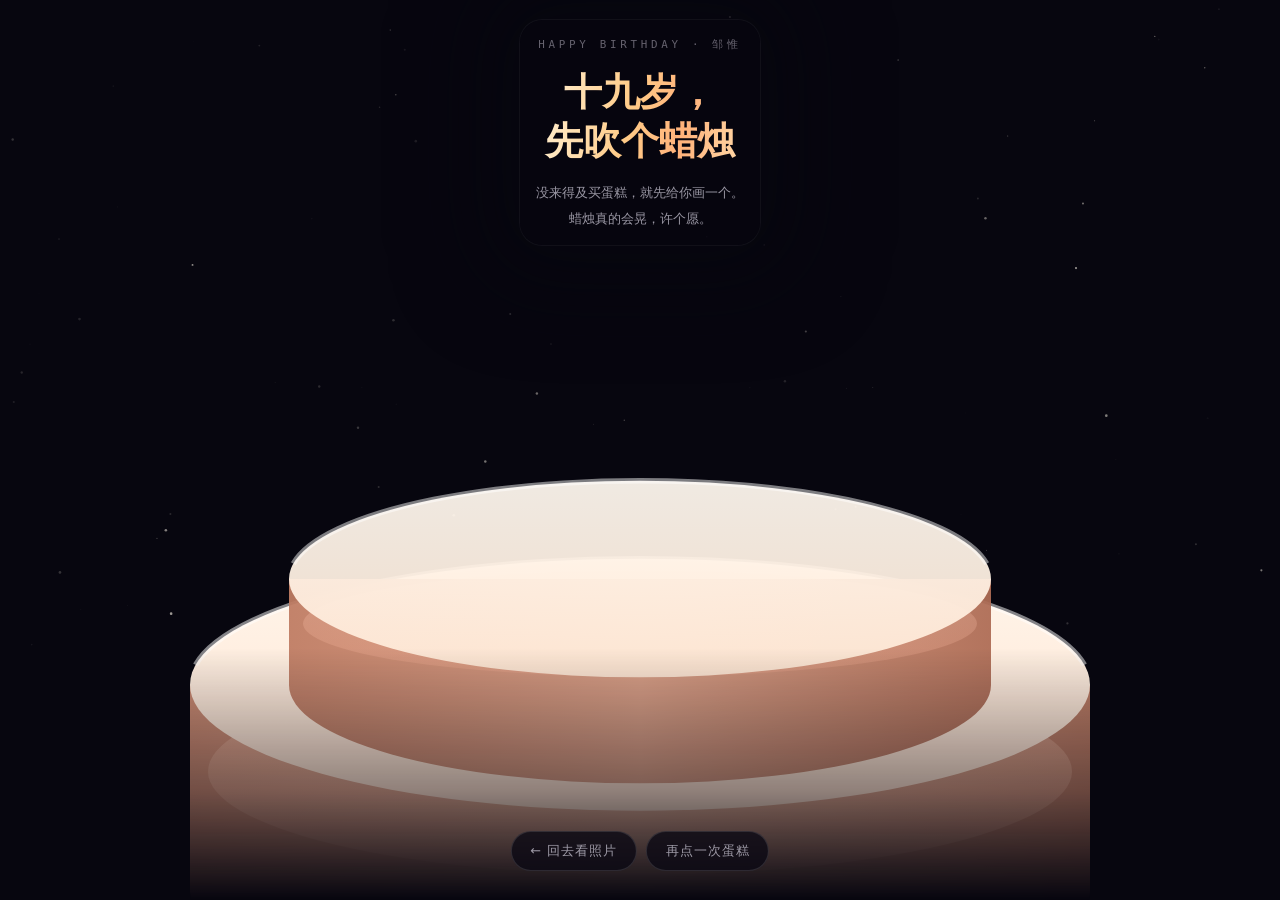
<file: birthday-zouwei/cake.html>
<!DOCTYPE html>
<html lang="zh-CN">
<head>
<meta charset="UTF-8">
<meta name="viewport" content="width=device-width, initial-scale=1">
<meta name="theme-color" content="#07060f">
<meta name="color-scheme" content="dark">
<title>生日蛋糕 · 邹惟 19 岁</title>
<link rel="stylesheet" href="assets/site.css">
</head>
<body class="is-cake">
<canvas id="sky" aria-hidden="true"></canvas>
<div class="wrap">
<main class="cake-page">
  <div class="cake-page__text">
    <p class="cake-page__kicker">HAPPY BIRTHDAY · 邹惟</p>
    <h1 class="cake-page__title">十九岁，<br>先吹个蜡烛</h1>
    <p class="cake-page__sub">没来得及买蛋糕，就先给你画一个。<br>蜡烛真的会晃，许个愿。</p>
    <div class="cake-page__acts">
      <a class="btn cake-btn" href="index.html">← 回去看照片</a>
      <button class="btn cake-btn" id="again-btn" type="button">再点一次蛋糕</button>
    </div>
  </div>
</main>
<canvas id="cake" class="cake-canvas" aria-label="生日蛋糕" role="img"></canvas>
</div>
<script src="assets/cake.js"></script>
</body>
</html>
</file>
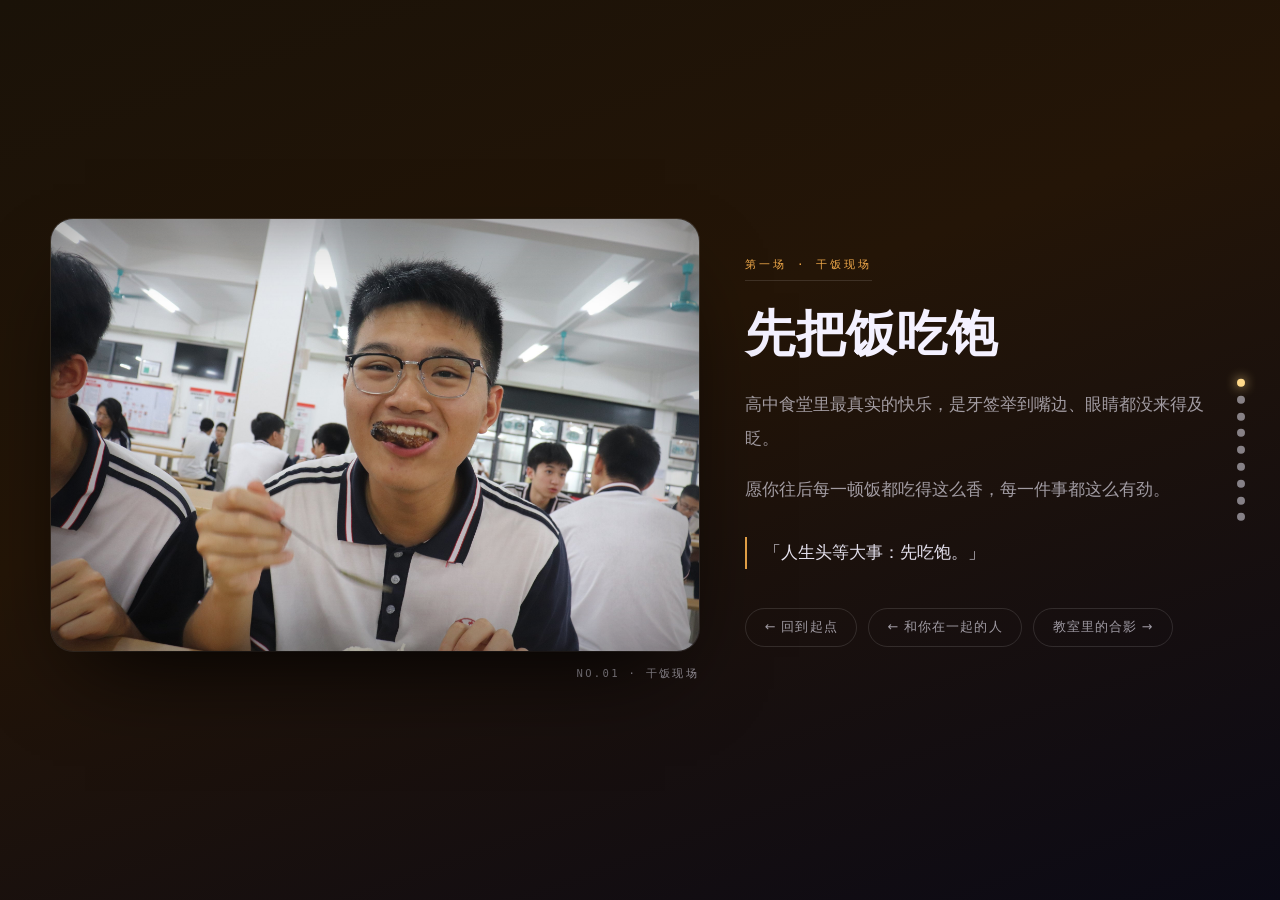
<file: birthday-zouwei/canteen.html>
<!DOCTYPE html>
<html lang="zh-CN">
<head>
<meta charset="UTF-8">
<meta name="viewport" content="width=device-width, initial-scale=1">
<meta name="theme-color" content="#07060f">
<meta name="color-scheme" content="dark">
<title>先把饭吃饱 · 邹惟 19 岁</title>
<link rel="stylesheet" href="assets/site.css">
</head>
<body class="is-scene">
<canvas id="sky" aria-hidden="true"></canvas>
<div class="wrap">
<main class="scene" style="--accent: #f0a94a; --accent2: #ff7a45; --glow: rgba(240, 169, 74, .45); --veil: linear-gradient(160deg, #1a1208 0%, #241507 42%, #0b0a16 100%)">
  <figure class="scene__photo">
    <span class="scene__halo" aria-hidden="true"></span>
    <div class="scene__frame">
      <img src="assets/photos/photo-canteen.jpg" alt="干饭现场 · 邹惟">
    </div>
    <figcaption>NO.01 · 干饭现场</figcaption>
  </figure>

  <section class="scene__text">
    <span class="scene__kicker">第一场 · 干饭现场</span>
    <h2 class="scene__title">先把饭吃饱</h2>
    <div class="scene__body">
        <p>高中食堂里最真实的快乐，是牙签举到嘴边、眼睛都没来得及眨。</p>
        <p>愿你往后每一顿饭都吃得这么香，每一件事都这么有劲。</p>
    </div>
    <blockquote class="scene__quote">「人生头等大事：先吃饱。」</blockquote>

    <nav class="scene__nav">
      <a class="btn" href="index.html">← 回到起点</a>
      <a class="btn" href="couple.html">← 和你在一起的人</a>
      <a class="btn" href="classmates.html">教室里的合影 →</a>
    </nav>
  </section>
</main>

<nav class="scene__pager" aria-label="照片切换">
      <a class="dot is-on" href="canteen.html" title="干饭现场"></a>
      <a class="dot" href="classmates.html" title="教室里的合影"></a>
      <a class="dot" href="classroom.html" title="课间的教室"></a>
      <a class="dot" href="selfie.html" title="你拍我干嘛"></a>
      <a class="dot" href="shower.html" title="刚洗完头"></a>
      <a class="dot" href="hat.html" title="山路上的一天"></a>
      <a class="dot" href="gaokao.html" title="高考倒计时 69"></a>
      <a class="dot" href="father.html" title="你爸和同学"></a>
      <a class="dot" href="couple.html" title="和你在一起的人"></a>
</nav>
</div>
<script src="assets/sky.js"></script>
</body>
</html>
</file>
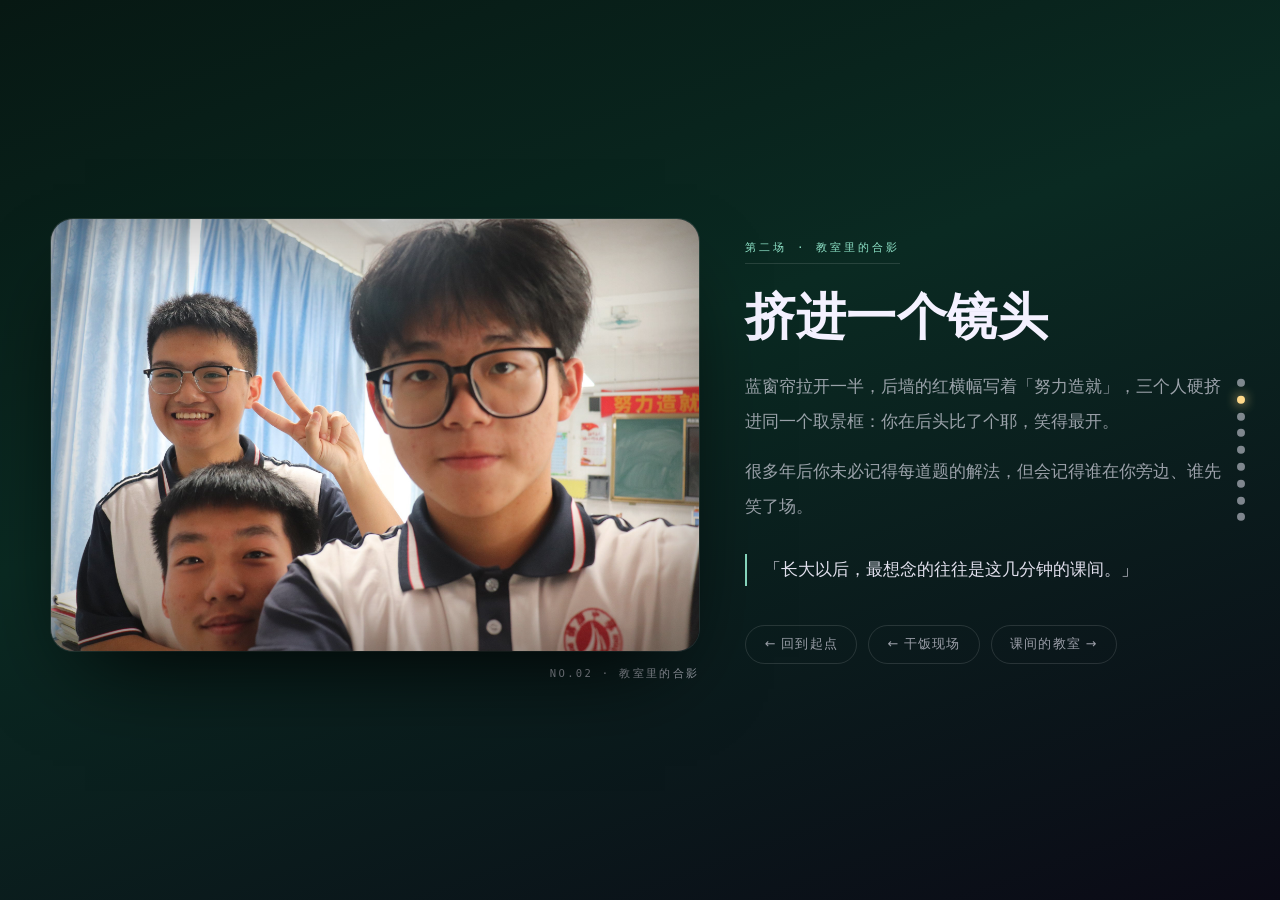
<file: birthday-zouwei/classmates.html>
<!DOCTYPE html>
<html lang="zh-CN">
<head>
<meta charset="UTF-8">
<meta name="viewport" content="width=device-width, initial-scale=1">
<meta name="theme-color" content="#07060f">
<meta name="color-scheme" content="dark">
<title>挤进一个镜头 · 邹惟 19 岁</title>
<link rel="stylesheet" href="assets/site.css">
</head>
<body class="is-scene">
<canvas id="sky" aria-hidden="true"></canvas>
<div class="wrap">
<main class="scene" style="--accent: #8fe3c8; --accent2: #4fc3a1; --glow: rgba(143, 227, 200, .4); --veil: linear-gradient(160deg, #071813 0%, #0a2a22 42%, #0b0a16 100%)">
  <figure class="scene__photo">
    <span class="scene__halo" aria-hidden="true"></span>
    <div class="scene__frame">
      <img src="assets/photos/photo-classmates.jpg" alt="教室里的合影 · 邹惟">
    </div>
    <figcaption>NO.02 · 教室里的合影</figcaption>
  </figure>

  <section class="scene__text">
    <span class="scene__kicker">第二场 · 教室里的合影</span>
    <h2 class="scene__title">挤进一个镜头</h2>
    <div class="scene__body">
        <p>蓝窗帘拉开一半，后墙的红横幅写着「努力造就」，三个人硬挤进同一个取景框：你在后头比了个耶，笑得最开。</p>
        <p>很多年后你未必记得每道题的解法，但会记得谁在你旁边、谁先笑了场。</p>
    </div>
    <blockquote class="scene__quote">「长大以后，最想念的往往是这几分钟的课间。」</blockquote>

    <nav class="scene__nav">
      <a class="btn" href="index.html">← 回到起点</a>
      <a class="btn" href="canteen.html">← 干饭现场</a>
      <a class="btn" href="classroom.html">课间的教室 →</a>
    </nav>
  </section>
</main>

<nav class="scene__pager" aria-label="照片切换">
      <a class="dot" href="canteen.html" title="干饭现场"></a>
      <a class="dot is-on" href="classmates.html" title="教室里的合影"></a>
      <a class="dot" href="classroom.html" title="课间的教室"></a>
      <a class="dot" href="selfie.html" title="你拍我干嘛"></a>
      <a class="dot" href="shower.html" title="刚洗完头"></a>
      <a class="dot" href="hat.html" title="山路上的一天"></a>
      <a class="dot" href="gaokao.html" title="高考倒计时 69"></a>
      <a class="dot" href="father.html" title="你爸和同学"></a>
      <a class="dot" href="couple.html" title="和你在一起的人"></a>
</nav>
</div>
<script src="assets/sky.js"></script>
</body>
</html>
</file>
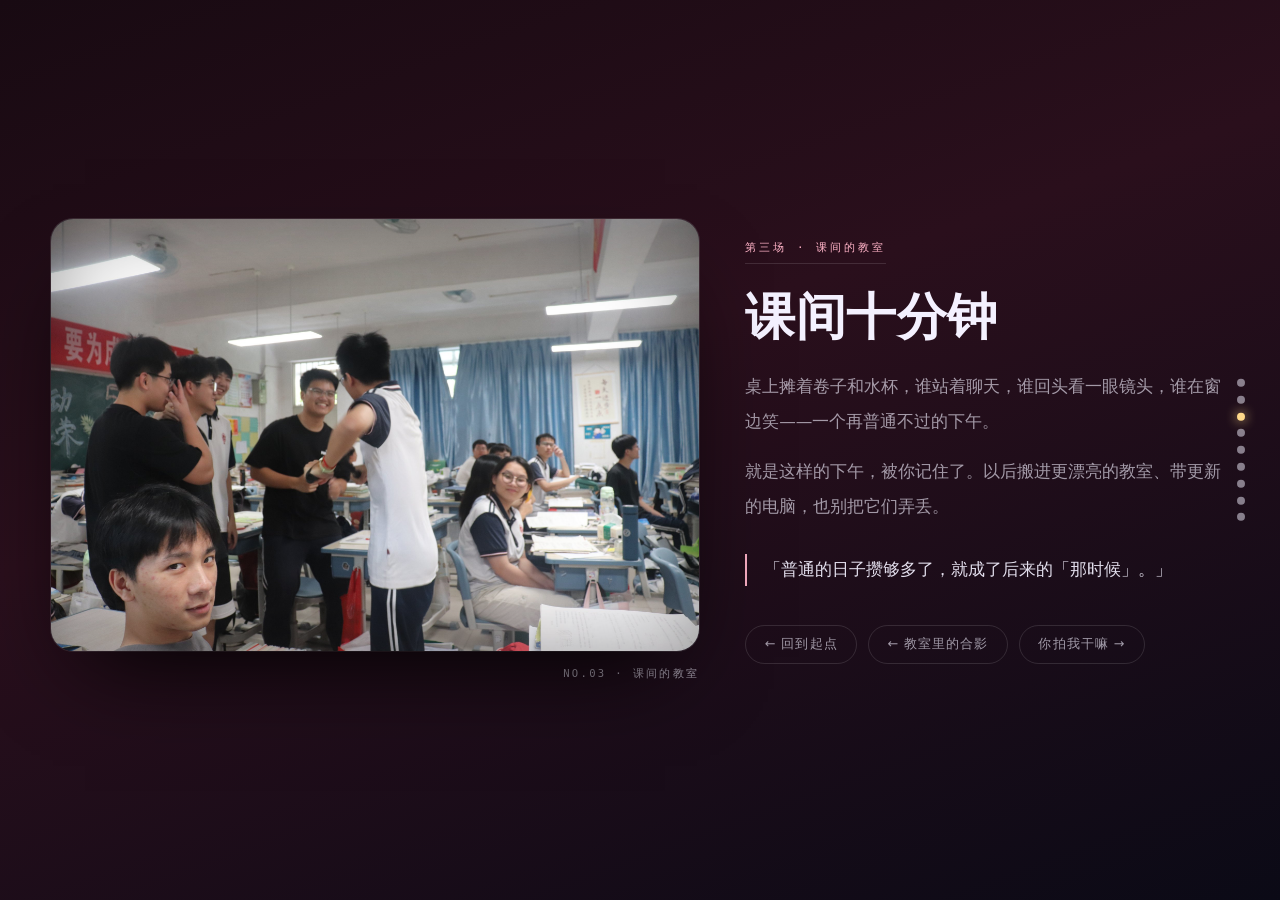
<file: birthday-zouwei/classroom.html>
<!DOCTYPE html>
<html lang="zh-CN">
<head>
<meta charset="UTF-8">
<meta name="viewport" content="width=device-width, initial-scale=1">
<meta name="theme-color" content="#07060f">
<meta name="color-scheme" content="dark">
<title>课间十分钟 · 邹惟 19 岁</title>
<link rel="stylesheet" href="assets/site.css">
</head>
<body class="is-scene">
<canvas id="sky" aria-hidden="true"></canvas>
<div class="wrap">
<main class="scene" style="--accent: #ffb3c7; --accent2: #ff7f9e; --glow: rgba(255, 179, 199, .38); --veil: linear-gradient(160deg, #180a12 0%, #2a0f1c 42%, #0b0a16 100%)">
  <figure class="scene__photo">
    <span class="scene__halo" aria-hidden="true"></span>
    <div class="scene__frame">
      <img src="assets/photos/photo-classroom.jpg" alt="课间的教室 · 邹惟">
    </div>
    <figcaption>NO.03 · 课间的教室</figcaption>
  </figure>

  <section class="scene__text">
    <span class="scene__kicker">第三场 · 课间的教室</span>
    <h2 class="scene__title">课间十分钟</h2>
    <div class="scene__body">
        <p>桌上摊着卷子和水杯，谁站着聊天，谁回头看一眼镜头，谁在窗边笑——一个再普通不过的下午。</p>
        <p>就是这样的下午，被你记住了。以后搬进更漂亮的教室、带更新的电脑，也别把它们弄丢。</p>
    </div>
    <blockquote class="scene__quote">「普通的日子攒够多了，就成了后来的「那时候」。」</blockquote>

    <nav class="scene__nav">
      <a class="btn" href="index.html">← 回到起点</a>
      <a class="btn" href="classmates.html">← 教室里的合影</a>
      <a class="btn" href="selfie.html">你拍我干嘛 →</a>
    </nav>
  </section>
</main>

<nav class="scene__pager" aria-label="照片切换">
      <a class="dot" href="canteen.html" title="干饭现场"></a>
      <a class="dot" href="classmates.html" title="教室里的合影"></a>
      <a class="dot is-on" href="classroom.html" title="课间的教室"></a>
      <a class="dot" href="selfie.html" title="你拍我干嘛"></a>
      <a class="dot" href="shower.html" title="刚洗完头"></a>
      <a class="dot" href="hat.html" title="山路上的一天"></a>
      <a class="dot" href="gaokao.html" title="高考倒计时 69"></a>
      <a class="dot" href="father.html" title="你爸和同学"></a>
      <a class="dot" href="couple.html" title="和你在一起的人"></a>
</nav>
</div>
<script src="assets/sky.js"></script>
</body>
</html>
</file>
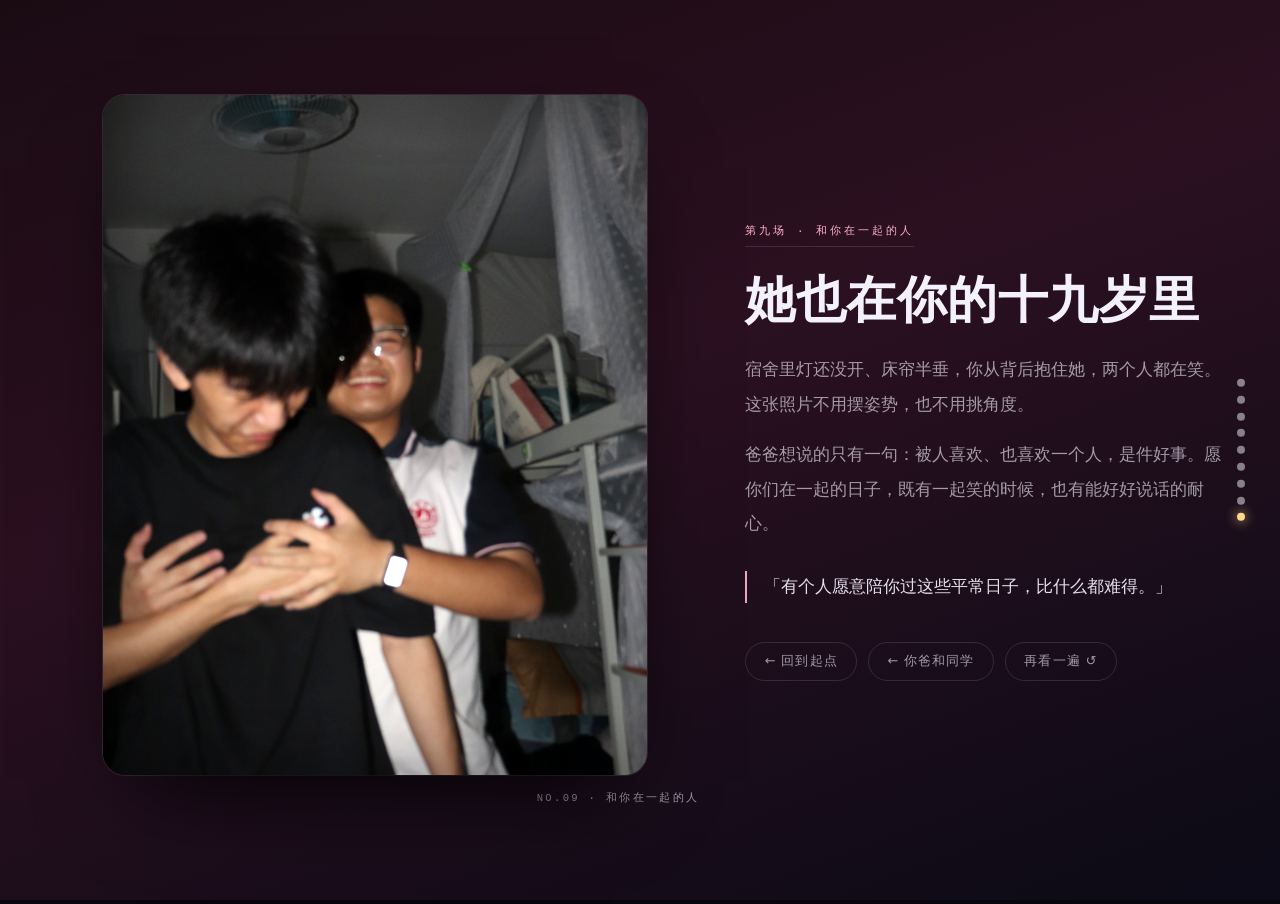
<file: birthday-zouwei/couple.html>
<!DOCTYPE html>
<html lang="zh-CN">
<head>
<meta charset="UTF-8">
<meta name="viewport" content="width=device-width, initial-scale=1">
<meta name="theme-color" content="#07060f">
<meta name="color-scheme" content="dark">
<title>她也在你的十九岁里 · 邹惟 19 岁</title>
<link rel="stylesheet" href="assets/site.css">
</head>
<body class="is-scene">
<canvas id="sky" aria-hidden="true"></canvas>
<div class="wrap">
<main class="scene" style="--accent: #ffb3c7; --accent2: #ff8fab; --glow: rgba(255, 179, 199, .4); --veil: linear-gradient(160deg, #1a0b13 0%, #2b1020 42%, #0b0a16 100%)">
  <figure class="scene__photo">
    <span class="scene__halo" aria-hidden="true"></span>
    <div class="scene__frame scene__frame--tall">
      <img src="assets/photos/photo-couple.jpg" alt="和你在一起的人 · 邹惟" style="filter: brightness(1.14) contrast(1.03)">
    </div>
    <figcaption>NO.09 · 和你在一起的人</figcaption>
  </figure>

  <section class="scene__text">
    <span class="scene__kicker">第九场 · 和你在一起的人</span>
    <h2 class="scene__title">她也在你的十九岁里</h2>
    <div class="scene__body">
        <p>宿舍里灯还没开、床帘半垂，你从背后抱住她，两个人都在笑。这张照片不用摆姿势，也不用挑角度。</p>
        <p>爸爸想说的只有一句：被人喜欢、也喜欢一个人，是件好事。愿你们在一起的日子，既有一起笑的时候，也有能好好说话的耐心。</p>
    </div>
    <blockquote class="scene__quote">「有个人愿意陪你过这些平常日子，比什么都难得。」</blockquote>

    <nav class="scene__nav">
      <a class="btn" href="index.html">← 回到起点</a>
      <a class="btn" href="father.html">← 你爸和同学</a>
      <a class="btn" href="canteen.html">再看一遍 ↺</a>
    </nav>
  </section>
</main>

<nav class="scene__pager" aria-label="照片切换">
      <a class="dot" href="canteen.html" title="干饭现场"></a>
      <a class="dot" href="classmates.html" title="教室里的合影"></a>
      <a class="dot" href="classroom.html" title="课间的教室"></a>
      <a class="dot" href="selfie.html" title="你拍我干嘛"></a>
      <a class="dot" href="shower.html" title="刚洗完头"></a>
      <a class="dot" href="hat.html" title="山路上的一天"></a>
      <a class="dot" href="gaokao.html" title="高考倒计时 69"></a>
      <a class="dot" href="father.html" title="你爸和同学"></a>
      <a class="dot is-on" href="couple.html" title="和你在一起的人"></a>
</nav>
</div>
<script src="assets/sky.js"></script>
</body>
</html>
</file>
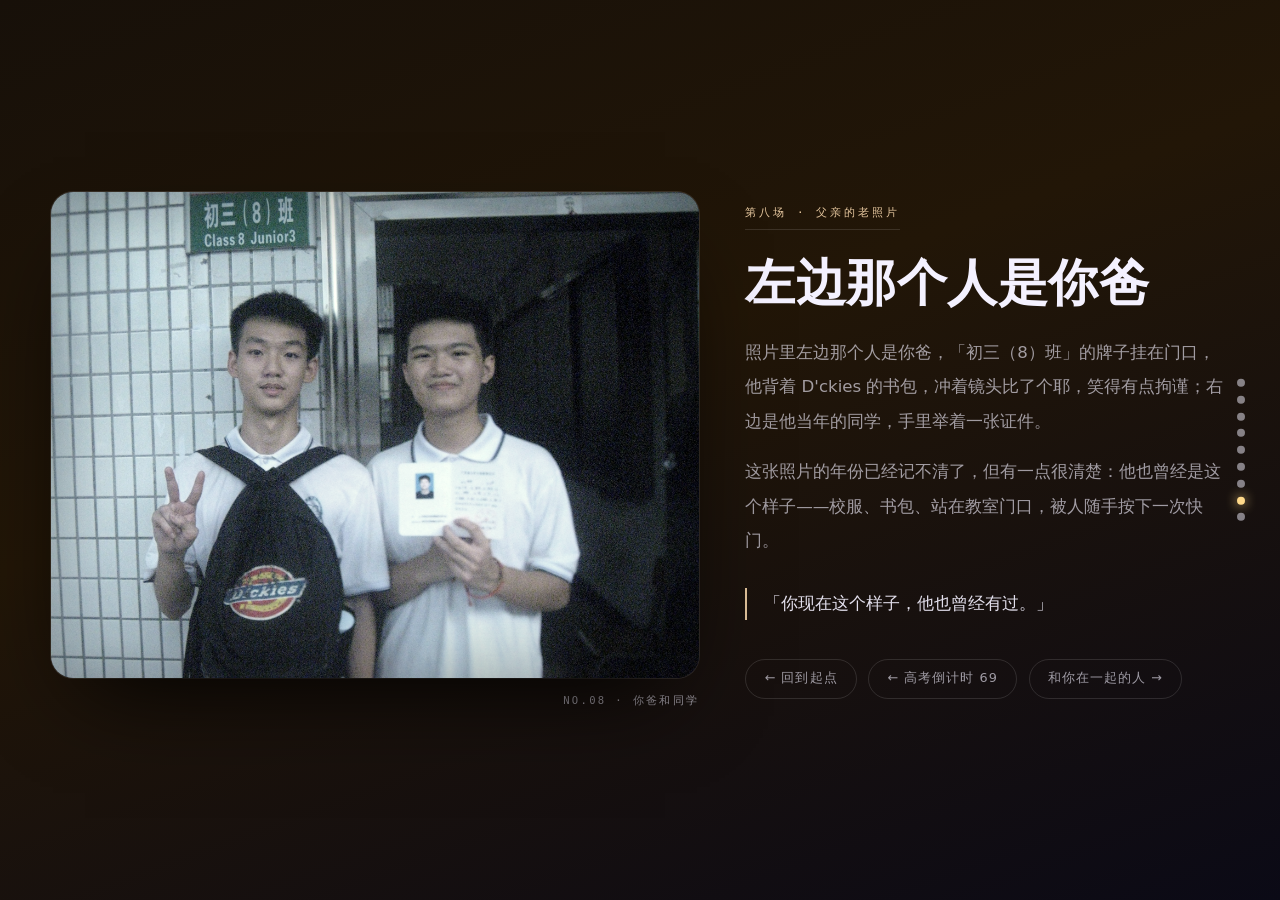
<file: birthday-zouwei/father.html>
<!DOCTYPE html>
<html lang="zh-CN">
<head>
<meta charset="UTF-8">
<meta name="viewport" content="width=device-width, initial-scale=1">
<meta name="theme-color" content="#07060f">
<meta name="color-scheme" content="dark">
<title>左边那个人是你爸 · 邹惟 19 岁</title>
<link rel="stylesheet" href="assets/site.css">
</head>
<body class="is-scene">
<canvas id="sky" aria-hidden="true"></canvas>
<div class="wrap">
<main class="scene" style="--accent: #e8c9a0; --accent2: #c9975f; --glow: rgba(232, 201, 160, .4); --veil: linear-gradient(160deg, #171009 0%, #221607 42%, #0b0a16 100%)">
  <figure class="scene__photo">
    <span class="scene__halo" aria-hidden="true"></span>
    <div class="scene__frame">
      <img src="assets/photos/photo-father.jpg" alt="你爸和同学 · 邹惟" style="filter: sepia(.35) saturate(.9) contrast(1.05)">
    </div>
    <figcaption>NO.08 · 你爸和同学</figcaption>
  </figure>

  <section class="scene__text">
    <span class="scene__kicker">第八场 · 父亲的老照片</span>
    <h2 class="scene__title">左边那个人是你爸</h2>
    <div class="scene__body">
        <p>照片里左边那个人是你爸，「初三（8）班」的牌子挂在门口，他背着 D'ckies 的书包，冲着镜头比了个耶，笑得有点拘谨；右边是他当年的同学，手里举着一张证件。</p>
        <p>这张照片的年份已经记不清了，但有一点很清楚：他也曾经是这个样子——校服、书包、站在教室门口，被人随手按下一次快门。</p>
    </div>
    <blockquote class="scene__quote">「你现在这个样子，他也曾经有过。」</blockquote>

    <nav class="scene__nav">
      <a class="btn" href="index.html">← 回到起点</a>
      <a class="btn" href="gaokao.html">← 高考倒计时 69</a>
      <a class="btn" href="couple.html">和你在一起的人 →</a>
    </nav>
  </section>
</main>

<nav class="scene__pager" aria-label="照片切换">
      <a class="dot" href="canteen.html" title="干饭现场"></a>
      <a class="dot" href="classmates.html" title="教室里的合影"></a>
      <a class="dot" href="classroom.html" title="课间的教室"></a>
      <a class="dot" href="selfie.html" title="你拍我干嘛"></a>
      <a class="dot" href="shower.html" title="刚洗完头"></a>
      <a class="dot" href="hat.html" title="山路上的一天"></a>
      <a class="dot" href="gaokao.html" title="高考倒计时 69"></a>
      <a class="dot is-on" href="father.html" title="你爸和同学"></a>
      <a class="dot" href="couple.html" title="和你在一起的人"></a>
</nav>
</div>
<script src="assets/sky.js"></script>
</body>
</html>
</file>
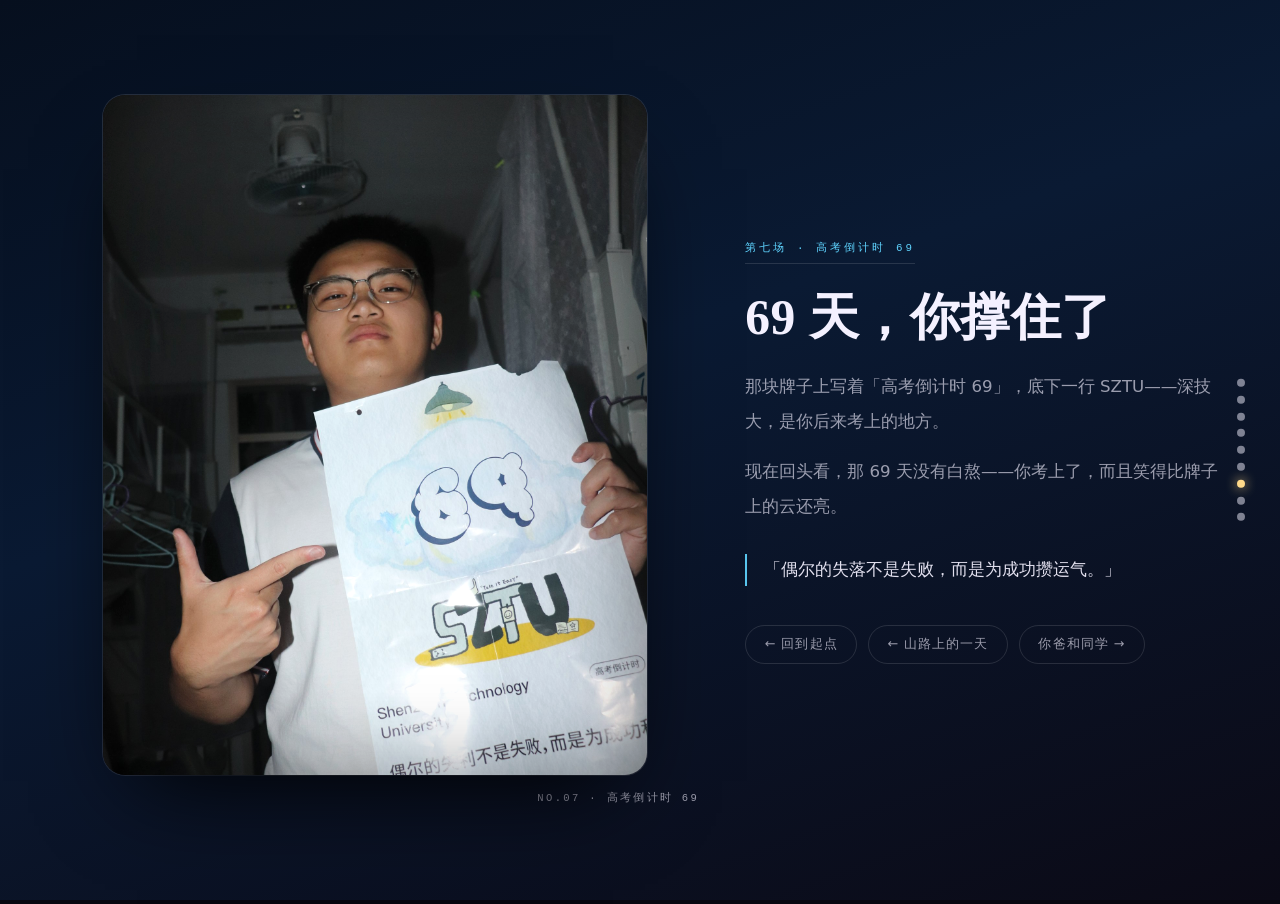
<file: birthday-zouwei/gaokao.html>
<!DOCTYPE html>
<html lang="zh-CN">
<head>
<meta charset="UTF-8">
<meta name="viewport" content="width=device-width, initial-scale=1">
<meta name="theme-color" content="#07060f">
<meta name="color-scheme" content="dark">
<title>69 天，你撑住了 · 邹惟 19 岁</title>
<link rel="stylesheet" href="assets/site.css">
</head>
<body class="is-scene">
<canvas id="sky" aria-hidden="true"></canvas>
<div class="wrap">
<main class="scene" style="--accent: #5fd4ff; --accent2: #7b6cff; --glow: rgba(95, 212, 255, .4); --veil: linear-gradient(160deg, #060f1e 0%, #0a1a33 42%, #0b0a16 100%)">
  <figure class="scene__photo">
    <span class="scene__halo" aria-hidden="true"></span>
    <div class="scene__frame scene__frame--tall">
      <img src="assets/photos/photo-69.jpg" alt="高考倒计时 69 · 邹惟" style="filter: brightness(1.06)">
    </div>
    <figcaption>NO.07 · 高考倒计时 69</figcaption>
  </figure>

  <section class="scene__text">
    <span class="scene__kicker">第七场 · 高考倒计时 69</span>
    <h2 class="scene__title">69 天，你撑住了</h2>
    <div class="scene__body">
        <p>那块牌子上写着「高考倒计时 69」，底下一行 SZTU——深技大，是你后来考上的地方。</p>
        <p>现在回头看，那 69 天没有白熬——你考上了，而且笑得比牌子上的云还亮。</p>
    </div>
    <blockquote class="scene__quote">「偶尔的失落不是失败，而是为成功攒运气。」</blockquote>

    <nav class="scene__nav">
      <a class="btn" href="index.html">← 回到起点</a>
      <a class="btn" href="hat.html">← 山路上的一天</a>
      <a class="btn" href="father.html">你爸和同学 →</a>
    </nav>
  </section>
</main>

<nav class="scene__pager" aria-label="照片切换">
      <a class="dot" href="canteen.html" title="干饭现场"></a>
      <a class="dot" href="classmates.html" title="教室里的合影"></a>
      <a class="dot" href="classroom.html" title="课间的教室"></a>
      <a class="dot" href="selfie.html" title="你拍我干嘛"></a>
      <a class="dot" href="shower.html" title="刚洗完头"></a>
      <a class="dot" href="hat.html" title="山路上的一天"></a>
      <a class="dot is-on" href="gaokao.html" title="高考倒计时 69"></a>
      <a class="dot" href="father.html" title="你爸和同学"></a>
      <a class="dot" href="couple.html" title="和你在一起的人"></a>
</nav>
</div>
<script src="assets/sky.js"></script>
</body>
</html>
</file>
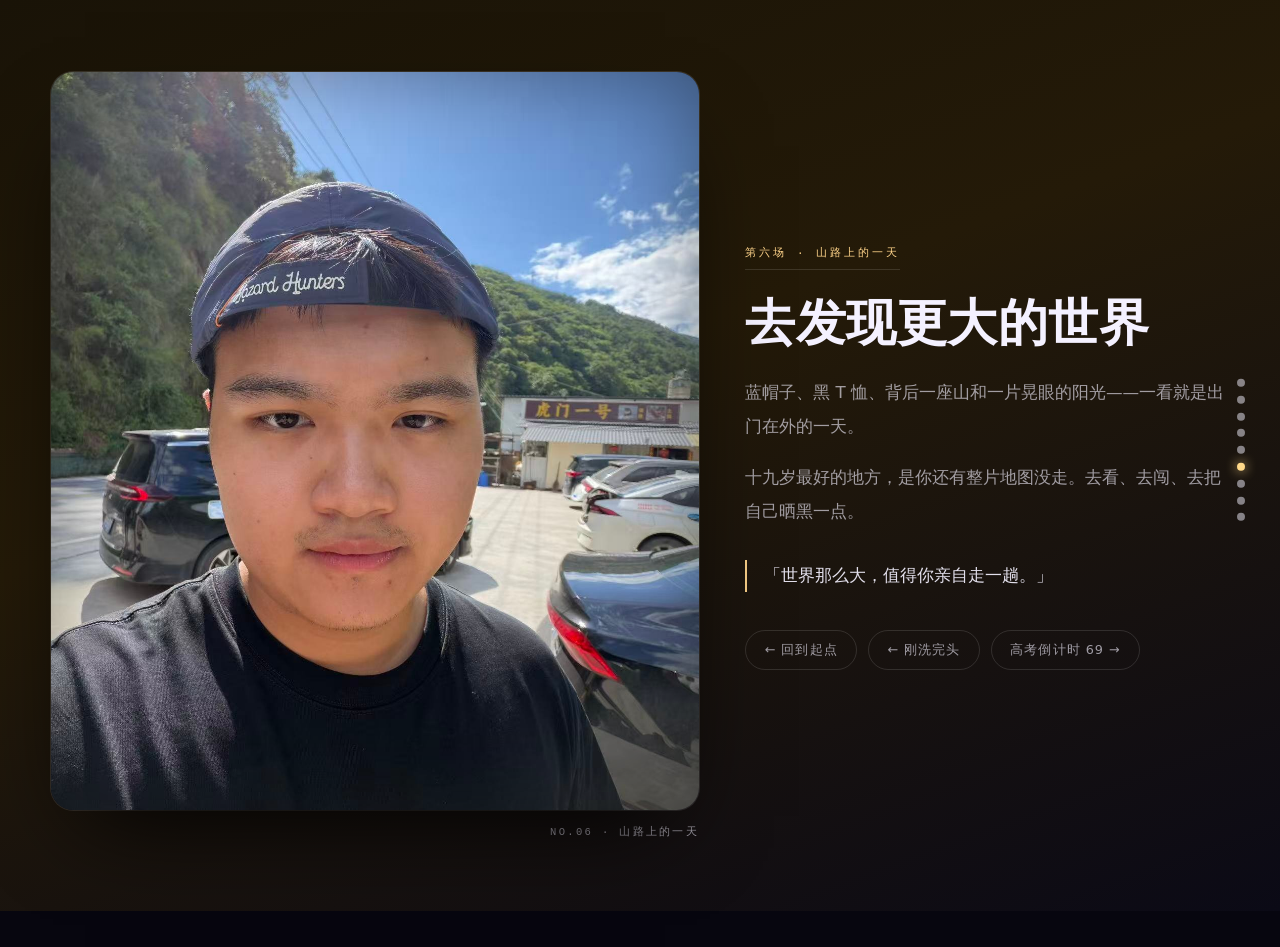
<file: birthday-zouwei/hat.html>
<!DOCTYPE html>
<html lang="zh-CN">
<head>
<meta charset="UTF-8">
<meta name="viewport" content="width=device-width, initial-scale=1">
<meta name="theme-color" content="#07060f">
<meta name="color-scheme" content="dark">
<title>去发现更大的世界 · 邹惟 19 岁</title>
<link rel="stylesheet" href="assets/site.css">
</head>
<body class="is-scene">
<canvas id="sky" aria-hidden="true"></canvas>
<div class="wrap">
<main class="scene" style="--accent: #ffd48a; --accent2: #ffb347; --glow: rgba(255, 212, 138, .38); --veil: linear-gradient(160deg, #191307 0%, #241a08 42%, #0b0a16 100%)">
  <figure class="scene__photo">
    <span class="scene__halo" aria-hidden="true"></span>
    <div class="scene__frame">
      <img src="assets/photos/photo-hat.jpg" alt="山路上的一天 · 邹惟">
    </div>
    <figcaption>NO.06 · 山路上的一天</figcaption>
  </figure>

  <section class="scene__text">
    <span class="scene__kicker">第六场 · 山路上的一天</span>
    <h2 class="scene__title">去发现更大的世界</h2>
    <div class="scene__body">
        <p>蓝帽子、黑 T 恤、背后一座山和一片晃眼的阳光——一看就是出门在外的一天。</p>
        <p>十九岁最好的地方，是你还有整片地图没走。去看、去闯、去把自己晒黑一点。</p>
    </div>
    <blockquote class="scene__quote">「世界那么大，值得你亲自走一趟。」</blockquote>

    <nav class="scene__nav">
      <a class="btn" href="index.html">← 回到起点</a>
      <a class="btn" href="shower.html">← 刚洗完头</a>
      <a class="btn" href="gaokao.html">高考倒计时 69 →</a>
    </nav>
  </section>
</main>

<nav class="scene__pager" aria-label="照片切换">
      <a class="dot" href="canteen.html" title="干饭现场"></a>
      <a class="dot" href="classmates.html" title="教室里的合影"></a>
      <a class="dot" href="classroom.html" title="课间的教室"></a>
      <a class="dot" href="selfie.html" title="你拍我干嘛"></a>
      <a class="dot" href="shower.html" title="刚洗完头"></a>
      <a class="dot is-on" href="hat.html" title="山路上的一天"></a>
      <a class="dot" href="gaokao.html" title="高考倒计时 69"></a>
      <a class="dot" href="father.html" title="你爸和同学"></a>
      <a class="dot" href="couple.html" title="和你在一起的人"></a>
</nav>
</div>
<script src="assets/sky.js"></script>
</body>
</html>
</file>
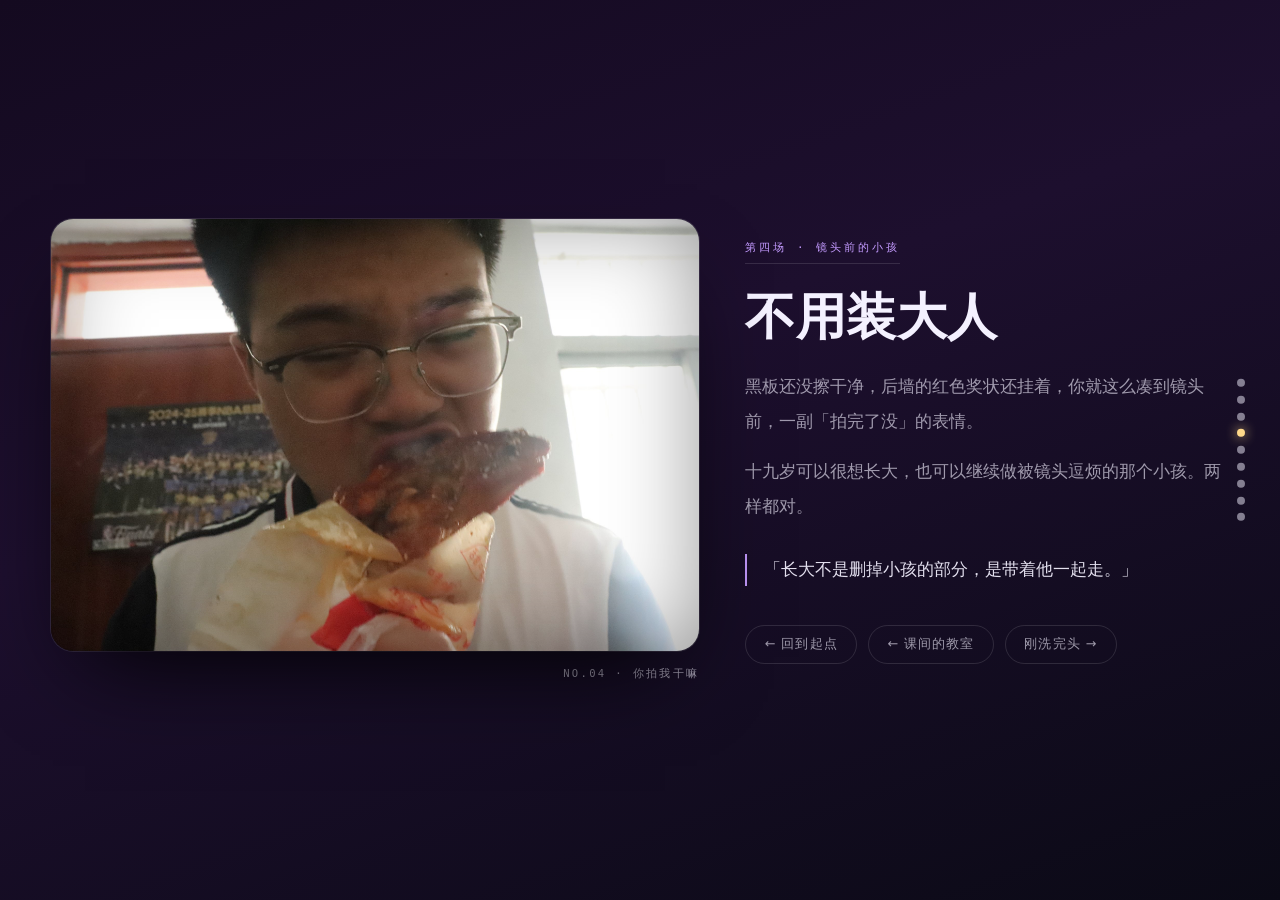
<file: birthday-zouwei/selfie.html>
<!DOCTYPE html>
<html lang="zh-CN">
<head>
<meta charset="UTF-8">
<meta name="viewport" content="width=device-width, initial-scale=1">
<meta name="theme-color" content="#07060f">
<meta name="color-scheme" content="dark">
<title>不用装大人 · 邹惟 19 岁</title>
<link rel="stylesheet" href="assets/site.css">
</head>
<body class="is-scene">
<canvas id="sky" aria-hidden="true"></canvas>
<div class="wrap">
<main class="scene" style="--accent: #c49bff; --accent2: #ff82c0; --glow: rgba(196, 155, 255, .4); --veil: linear-gradient(160deg, #140a20 0%, #1d0f2e 42%, #0b0a16 100%)">
  <figure class="scene__photo">
    <span class="scene__halo" aria-hidden="true"></span>
    <div class="scene__frame">
      <img src="assets/photos/photo-selfie.jpg" alt="你拍我干嘛 · 邹惟">
    </div>
    <figcaption>NO.04 · 你拍我干嘛</figcaption>
  </figure>

  <section class="scene__text">
    <span class="scene__kicker">第四场 · 镜头前的小孩</span>
    <h2 class="scene__title">不用装大人</h2>
    <div class="scene__body">
        <p>黑板还没擦干净，后墙的红色奖状还挂着，你就这么凑到镜头前，一副「拍完了没」的表情。</p>
        <p>十九岁可以很想长大，也可以继续做被镜头逗烦的那个小孩。两样都对。</p>
    </div>
    <blockquote class="scene__quote">「长大不是删掉小孩的部分，是带着他一起走。」</blockquote>

    <nav class="scene__nav">
      <a class="btn" href="index.html">← 回到起点</a>
      <a class="btn" href="classroom.html">← 课间的教室</a>
      <a class="btn" href="shower.html">刚洗完头 →</a>
    </nav>
  </section>
</main>

<nav class="scene__pager" aria-label="照片切换">
      <a class="dot" href="canteen.html" title="干饭现场"></a>
      <a class="dot" href="classmates.html" title="教室里的合影"></a>
      <a class="dot" href="classroom.html" title="课间的教室"></a>
      <a class="dot is-on" href="selfie.html" title="你拍我干嘛"></a>
      <a class="dot" href="shower.html" title="刚洗完头"></a>
      <a class="dot" href="hat.html" title="山路上的一天"></a>
      <a class="dot" href="gaokao.html" title="高考倒计时 69"></a>
      <a class="dot" href="father.html" title="你爸和同学"></a>
      <a class="dot" href="couple.html" title="和你在一起的人"></a>
</nav>
</div>
<script src="assets/sky.js"></script>
</body>
</html>
</file>
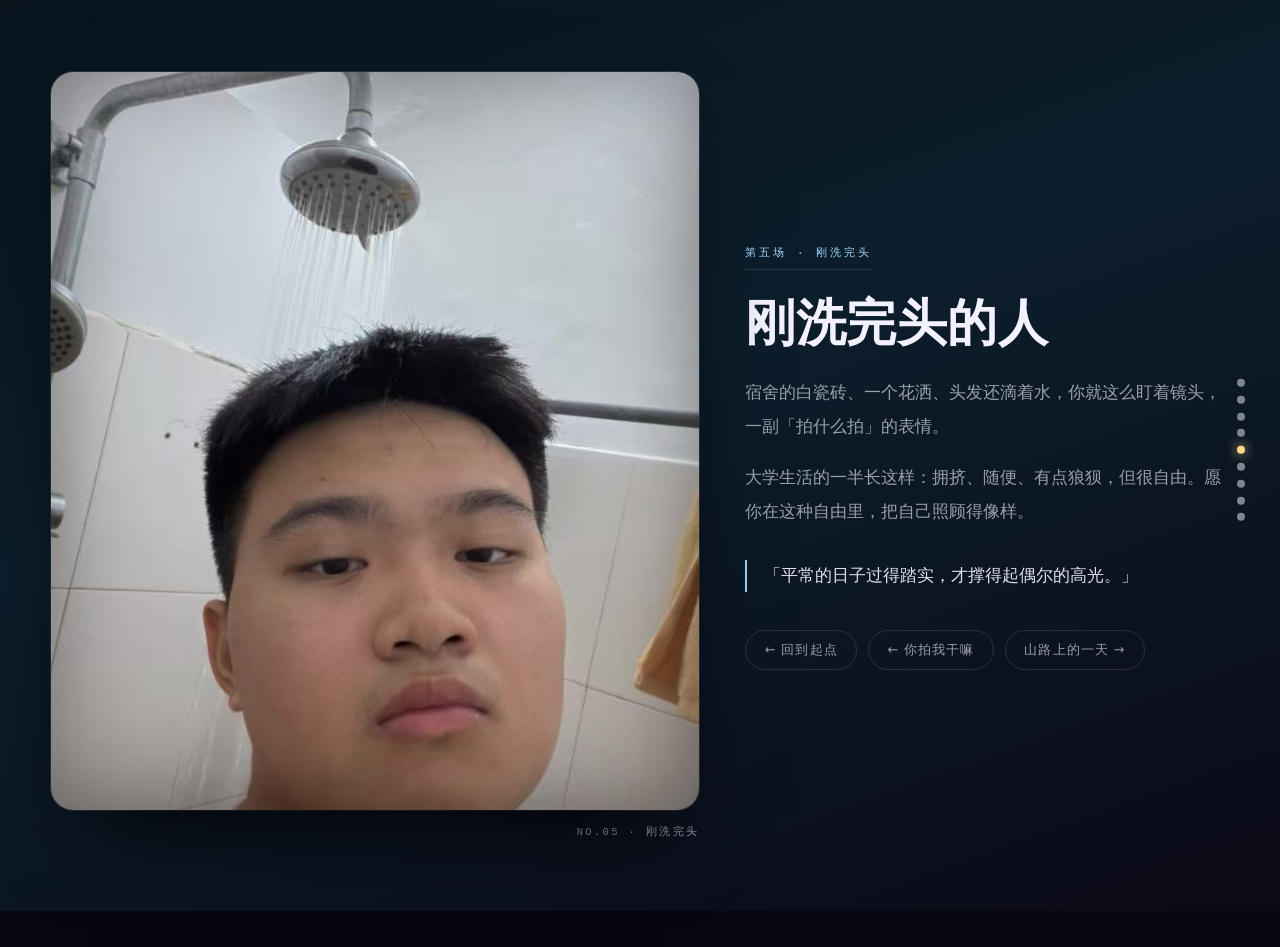
<file: birthday-zouwei/shower.html>
<!DOCTYPE html>
<html lang="zh-CN">
<head>
<meta charset="UTF-8">
<meta name="viewport" content="width=device-width, initial-scale=1">
<meta name="theme-color" content="#07060f">
<meta name="color-scheme" content="dark">
<title>刚洗完头的人 · 邹惟 19 岁</title>
<link rel="stylesheet" href="assets/site.css">
</head>
<body class="is-scene">
<canvas id="sky" aria-hidden="true"></canvas>
<div class="wrap">
<main class="scene" style="--accent: #9fd8ff; --accent2: #6bb8ff; --glow: rgba(159, 216, 255, .38); --veil: linear-gradient(160deg, #08131c 0%, #0c1e2c 42%, #0b0a16 100%)">
  <figure class="scene__photo">
    <span class="scene__halo" aria-hidden="true"></span>
    <div class="scene__frame">
      <img src="assets/photos/photo-shower.jpg" alt="刚洗完头 · 邹惟">
    </div>
    <figcaption>NO.05 · 刚洗完头</figcaption>
  </figure>

  <section class="scene__text">
    <span class="scene__kicker">第五场 · 刚洗完头</span>
    <h2 class="scene__title">刚洗完头的人</h2>
    <div class="scene__body">
        <p>宿舍的白瓷砖、一个花洒、头发还滴着水，你就这么盯着镜头，一副「拍什么拍」的表情。</p>
        <p>大学生活的一半长这样：拥挤、随便、有点狼狈，但很自由。愿你在这种自由里，把自己照顾得像样。</p>
    </div>
    <blockquote class="scene__quote">「平常的日子过得踏实，才撑得起偶尔的高光。」</blockquote>

    <nav class="scene__nav">
      <a class="btn" href="index.html">← 回到起点</a>
      <a class="btn" href="selfie.html">← 你拍我干嘛</a>
      <a class="btn" href="hat.html">山路上的一天 →</a>
    </nav>
  </section>
</main>

<nav class="scene__pager" aria-label="照片切换">
      <a class="dot" href="canteen.html" title="干饭现场"></a>
      <a class="dot" href="classmates.html" title="教室里的合影"></a>
      <a class="dot" href="classroom.html" title="课间的教室"></a>
      <a class="dot" href="selfie.html" title="你拍我干嘛"></a>
      <a class="dot is-on" href="shower.html" title="刚洗完头"></a>
      <a class="dot" href="hat.html" title="山路上的一天"></a>
      <a class="dot" href="gaokao.html" title="高考倒计时 69"></a>
      <a class="dot" href="father.html" title="你爸和同学"></a>
      <a class="dot" href="couple.html" title="和你在一起的人"></a>
</nav>
</div>
<script src="assets/sky.js"></script>
</body>
</html>
</file>
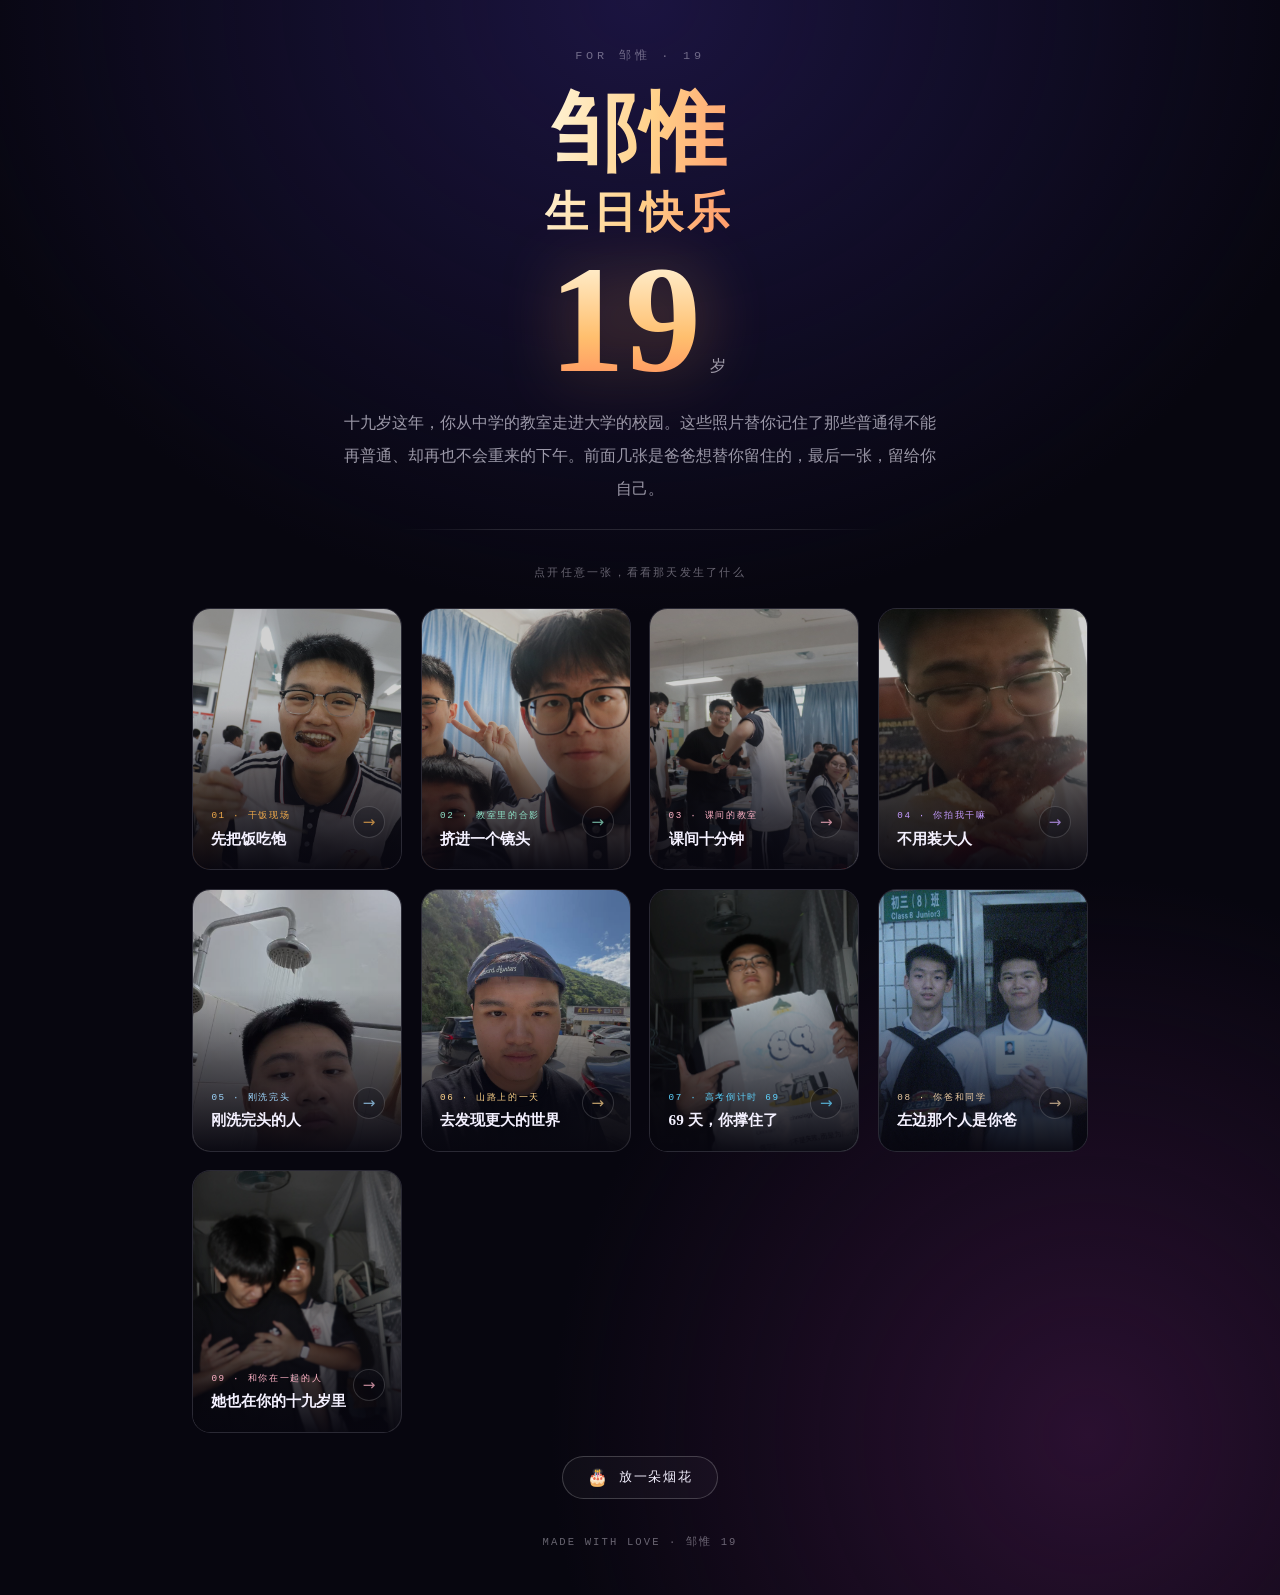
<file: birthday-zouwei/生日主页.html>
<!DOCTYPE html>
<html lang="zh-CN">
<head>
<meta charset="UTF-8">
<meta name="viewport" content="width=device-width, initial-scale=1">
<meta name="theme-color" content="#07060f">
<meta name="color-scheme" content="dark">
<title>邹惟 · 十九岁生日快乐</title>
<link rel="stylesheet" href="assets/site.css">
</head>
<body class="is-home">
<canvas id="sky" aria-hidden="true"></canvas>
<div class="wrap">
<main class="home">
  <p class="home__eyebrow">For 邹惟 · 19</p>
  <h1 class="home__name">邹惟<small>生日快乐</small></h1>

  <div class="home__age"><b>19</b><span>岁</span></div>
  <p class="home__sub">十九岁这年，你从中学的教室走进大学的校园。这些照片替你记住了那些普通得不能再普通、却再也不会重来的下午。前面几张是爸爸想替你留住的，最后一张，留给你自己。</p>

  <div class="home__rule"></div>
  <p class="home__hint">点开任意一张，看看那天发生了什么</p>

  <div class="cards">
      <a class="card" href="canteen.html" style="--c: #f0a94a; --glow: rgba(240, 169, 74, .45)">
        <img src="assets/photos/photo-canteen.jpg" alt="邹惟 · 干饭现场">
        <span class="card__meta">
          <span class="card__go" aria-hidden="true">→</span>
          <span class="card__no">01 · 干饭现场</span>
          <span class="card__t">先把饭吃饱</span>
        </span>
      </a>
      <a class="card" href="classmates.html" style="--c: #8fe3c8; --glow: rgba(143, 227, 200, .4)">
        <img src="assets/photos/photo-classmates.jpg" alt="邹惟 · 教室里的合影">
        <span class="card__meta">
          <span class="card__go" aria-hidden="true">→</span>
          <span class="card__no">02 · 教室里的合影</span>
          <span class="card__t">挤进一个镜头</span>
        </span>
      </a>
      <a class="card" href="classroom.html" style="--c: #ffb3c7; --glow: rgba(255, 179, 199, .38)">
        <img src="assets/photos/photo-classroom.jpg" alt="邹惟 · 课间的教室">
        <span class="card__meta">
          <span class="card__go" aria-hidden="true">→</span>
          <span class="card__no">03 · 课间的教室</span>
          <span class="card__t">课间十分钟</span>
        </span>
      </a>
      <a class="card" href="selfie.html" style="--c: #c49bff; --glow: rgba(196, 155, 255, .4)">
        <img src="assets/photos/photo-selfie.jpg" alt="邹惟 · 你拍我干嘛">
        <span class="card__meta">
          <span class="card__go" aria-hidden="true">→</span>
          <span class="card__no">04 · 你拍我干嘛</span>
          <span class="card__t">不用装大人</span>
        </span>
      </a>
      <a class="card" href="shower.html" style="--c: #9fd8ff; --glow: rgba(159, 216, 255, .38)">
        <img src="assets/photos/photo-shower.jpg" alt="邹惟 · 刚洗完头">
        <span class="card__meta">
          <span class="card__go" aria-hidden="true">→</span>
          <span class="card__no">05 · 刚洗完头</span>
          <span class="card__t">刚洗完头的人</span>
        </span>
      </a>
      <a class="card" href="hat.html" style="--c: #ffd48a; --glow: rgba(255, 212, 138, .38)">
        <img src="assets/photos/photo-hat.jpg" alt="邹惟 · 山路上的一天">
        <span class="card__meta">
          <span class="card__go" aria-hidden="true">→</span>
          <span class="card__no">06 · 山路上的一天</span>
          <span class="card__t">去发现更大的世界</span>
        </span>
      </a>
      <a class="card card--old" href="gaokao.html" style="--c: #5fd4ff; --glow: rgba(95, 212, 255, .4)">
        <img src="assets/photos/photo-69.jpg" alt="邹惟 · 高考倒计时 69">
        <span class="card__meta">
          <span class="card__go" aria-hidden="true">→</span>
          <span class="card__no">07 · 高考倒计时 69</span>
          <span class="card__t">69 天，你撑住了</span>
        </span>
      </a>
      <a class="card card--old" href="father.html" style="--c: #e8c9a0; --glow: rgba(232, 201, 160, .4)">
        <img src="assets/photos/photo-father.jpg" alt="邹惟 · 你爸和同学">
        <span class="card__meta">
          <span class="card__go" aria-hidden="true">→</span>
          <span class="card__no">08 · 你爸和同学</span>
          <span class="card__t">左边那个人是你爸</span>
        </span>
      </a>
      <a class="card card--old" href="couple.html" style="--c: #ffb3c7; --glow: rgba(255, 179, 199, .4)">
        <img src="assets/photos/photo-couple.jpg" alt="邹惟 · 和你在一起的人">
        <span class="card__meta">
          <span class="card__go" aria-hidden="true">→</span>
          <span class="card__no">09 · 和你在一起的人</span>
          <span class="card__t">她也在你的十九岁里</span>
        </span>
      </a>
  </div>

  <button class="fire-btn" id="fire-btn" type="button">
    <span class="fire-btn__icon" aria-hidden="true">🎂</span>
    <span class="fire-btn__label">放一朵烟花</span>
  </button>

  <p class="home__foot">MADE WITH LOVE · 邹惟 19</p>
</main>
</div>
<script src="assets/sky.js"></script>
</body>
</html>
</file>
<file: birthday-zouwei/assets/site.css>
:root {
  --ink: #f4f1ff;
  --dim: rgba(244, 241, 255, .62);
  --faint: rgba(244, 241, 255, .4);
  --gold: #ffd98a;
  --line: rgba(255, 255, 255, .12);
  --sans: "PingFang SC", "Hiragino Sans GB", "Microsoft YaHei", system-ui, -apple-system, sans-serif;
  --serif: "Songti SC", "Noto Serif SC", Georgia, serif;
  --mono: "SF Mono", "JetBrains Mono", ui-monospace, monospace;
}
* { box-sizing: border-box; }
html, body { margin: 0; padding: 0; }
html { scroll-behavior: smooth; }
body {
  min-height: 100vh;
  background: #07060f;
  color: var(--ink);
  font-family: var(--sans);
  -webkit-font-smoothing: antialiased;
  overflow-x: hidden;
}
canvas#sky {
  position: fixed; inset: 0; width: 100%; height: 100%;
  z-index: 0; pointer-events: none;
}
.wrap { position: relative; z-index: 2; pointer-events: none; }
/* 画布要能点，文字要能选：只让真正的交互元素恢复响应 */
.wrap a, .wrap button, .wrap .card, .wrap video { pointer-events: auto; }
a { color: inherit; text-decoration: none; }

/* —— 入场动画 —— */
@keyframes rise { from { transform: translateY(18px); } to { transform: none; } }
@keyframes fade { from { opacity: 0; } to { opacity: 1; } }
@keyframes breathe { 0%,100% { opacity: .5 } 50% { opacity: 1 } }
@keyframes floaty { 0%,100% { transform: translateY(0) } 50% { transform: translateY(-10px) } }
@keyframes shimmer { 0% { background-position: 0% 50% } 100% { background-position: 200% 50% } }

/* ═══════════════ 首页 ═══════════════ */
.home {
  min-height: 100vh;
  display: flex; flex-direction: column; align-items: center; justify-content: center;
  padding: 4vh 5vw 4vh; text-align: center;
  background:
    radial-gradient(80% 55% at 50% 0%, #1b1440 0%, transparent 70%),
    radial-gradient(60% 50% at 85% 90%, #2a1030 0%, transparent 70%),
    #07060f;
}
.home__eyebrow {
  font-family: var(--mono); font-size: .74rem; letter-spacing: .32em; max-width: 100%;
  text-transform: uppercase; color: var(--faint); margin-bottom: 1.3rem;
  animation: rise 1.2s .05s backwards;
}
.home__name {
  max-width: 100%; font-family: var(--serif);
  font-size: clamp(2.6rem, 8vw, 5.4rem);
  line-height: 1.12; margin: 0; font-weight: 700; letter-spacing: .02em;
  background: linear-gradient(100deg, #fff5da 0%, #ffd18a 28%, #ff9a6b 52%, #c9a4ff 78%, #7fd8ff 100%);
  background-size: 200% 100%;
  -webkit-background-clip: text; background-clip: text; color: transparent;
  animation: shimmer 9s linear infinite;
}
.home__name small {
  display: block; font-size: .5em; letter-spacing: .1em; margin-top: .5rem;
  color: transparent;
}
.home__age {
  display: flex; align-items: baseline; justify-content: center; gap: .55rem;
  margin: .9rem 0 .1rem; animation: rise 1.2s .35s backwards;
}
.home__age b {
  font-family: var(--serif); font-size: clamp(4.5rem, 17vw, 9.5rem);
  line-height: .9; font-weight: 700;
  background: linear-gradient(180deg, #fff6dd, #ffbf6e 62%, #ff8f5e);
  -webkit-background-clip: text; background-clip: text; color: transparent;
  filter: drop-shadow(0 0 34px rgba(255, 170, 90, .38));
}
.home__age span { font-size: 1rem; letter-spacing: .32em; color: var(--dim); }
.home__sub {
  max-width: 37rem; width: 100%; margin: 1.05rem auto 0;
  font-size: clamp(.9rem, 2.6vw, 1.02rem); line-height: 2;
  color: var(--dim); animation: rise 1.2s .5s backwards;
}
.home__rule {
  width: min(30rem, 76vw); height: 1px; margin: 1.5rem auto;
  background: linear-gradient(90deg, transparent, var(--line) 20%, var(--line) 80%, transparent);
}
.home__hint {
  font-family: var(--mono); font-size: .7rem; letter-spacing: .2em; max-width: 100%;
  color: var(--faint); margin-bottom: 1.7rem; animation: rise 1.2s backwards;
}

/* 三个入口卡片 */
.cards {
  display: grid;
  grid-template-columns: repeat(4, minmax(0, 1fr));
  gap: clamp(.7rem, 1.5vw, 1.15rem);
  width: min(56rem, 94vw); margin: 0 auto;
}
.card {
  position: relative; display: block; overflow: hidden;
  border-radius: 1.15rem; border: 1px solid var(--line);
  aspect-ratio: 4 / 5; background: #0d0b18;
  animation: rise .9s backwards; transition: transform .5s cubic-bezier(.2,.8,.2,1), box-shadow .5s, border-color .5s;
}
.card:nth-child(1) { animation-delay: .55s; }
.card:nth-child(2) { animation-delay: .65s; }
.card:nth-child(3) { animation-delay: .75s; }
.card:nth-child(4) { animation-delay: .85s; }
.card:nth-child(5) { animation-delay: .95s; }
.card img {
  position: absolute; inset: 0; width: 100%; height: 100%;
  object-fit: cover; object-position: center 22%;
  transition: transform 1.1s cubic-bezier(.2,.8,.2,1), filter .6s;
  filter: saturate(.92) brightness(.82);
}
.card::after {
  content: ""; position: absolute; inset: 0;
  background: linear-gradient(to top, rgba(7,6,15,.96) 0%, rgba(7,6,15,.5) 34%, transparent 62%);
  transition: opacity .5s;
}
.card:hover { transform: translateY(-8px); border-color: rgba(255,255,255,.28); box-shadow: 0 26px 60px -24px var(--c, rgba(255,255,255,.35)); }
.card:hover img { transform: scale(1.06); filter: saturate(1.05) brightness(.92); }
.card__meta {
  position: absolute; z-index: 2; left: 0; right: 0; bottom: 0; padding: 1.15rem 1.15rem 1.25rem;
  text-align: left;
}
.card__no {
  font-family: var(--mono); font-size: .58rem; letter-spacing: .18em;
  color: var(--c, var(--faint)); display: block; margin-bottom: .4rem;
}
.card__t { font-family: var(--serif); font-size: clamp(.95rem, 1.05vw, 1.1rem); font-weight: 700; line-height: 1.35; margin: 0; display: block; }
.card__go {
  position: absolute; z-index: 3; top: .95rem; right: 1rem;
  width: 2rem; height: 2rem; border-radius: 50%;
  display: flex; align-items: center; justify-content: center;
  border: 1px solid rgba(255,255,255,.22); background: rgba(7,6,15,.42);
  color: var(--c, #fff); font-size: .95rem;
  opacity: .72; transition: opacity .4s, transform .4s, background .4s;
}
.card:hover .card__go { opacity: 1; transform: translateX(4px); background: rgba(255,255,255,.14); }

.home__foot {
  margin-top: clamp(1.6rem, 4vh, 2.6rem); font-family: var(--mono);
  font-size: .66rem; letter-spacing: .2em; color: var(--faint);
  animation: rise 1.2s backwards;
}
.fire-btn {
  margin-top: 1.45rem; appearance: none; cursor: pointer;
  display: inline-flex; align-items: center; gap: .55rem;
  background: rgba(255,255,255,.03); border: 1px solid rgba(255,255,255,.2); border-radius: 100px;
  padding: .7rem 1.5rem; color: var(--ink); font-family: inherit;
  font-size: .82rem; letter-spacing: .14em; line-height: 1.4;
  transition: background .35s, border-color .35s, transform .35s, box-shadow .35s;
  animation: rise 1s .95s backwards;
}
.fire-btn:hover { background: rgba(255,255,255,.09); border-color: rgba(255,255,255,.36); transform: translateY(-2px); box-shadow: 0 0 24px -6px rgba(255,200,120,.5); }
.fire-btn:active { transform: scale(.97); }
.fire-btn__icon { font-size: 1.05rem; line-height: 1; filter: saturate(.9); }
.fire-btn--lit { border-color: rgba(255,201,120,.55); box-shadow: 0 0 26px -6px rgba(255,201,120,.6); }

/* ═══════════════ 蛋糕页 ═══════════════ */
.cake-canvas {
  position: fixed; inset: 0; width: 100%; height: 100%;
  z-index: 1; pointer-events: none;
  -webkit-mask-image: linear-gradient(to bottom, #000 0%, #000 72%, rgba(0,0,0,.55) 88%, transparent 100%);
  mask-image: linear-gradient(to bottom, #000 0%, #000 72%, rgba(0,0,0,.55) 88%, transparent 100%);
}
.is-cake #sky { opacity: .7; }
.cake-page {
  position: relative; z-index: 4;
  min-height: 100vh; display: flex; align-items: flex-start; justify-content: center;
  padding: 4.2vh 5vw 0; pointer-events: none;
}
.cake-page__text {
  position: relative; text-align: center; max-width: 30rem; pointer-events: auto;
}
.cake-page__text::before {
  content: ""; position: absolute; z-index: -1; inset: -1.1rem -1rem -.9rem;
  background: rgba(7, 6, 15, .62);
  border-radius: 1.4rem;
  box-shadow: 0 0 0 1px rgba(255, 255, 255, .045), 0 0 80px 44px rgba(7, 6, 15, .62);
  pointer-events: none;
}
.cake-page__kicker {
  font-family: var(--mono); font-size: .68rem; letter-spacing: .34em;
  color: var(--faint); margin: 0 0 1.1rem;
}
.cake-page__title {
  font-family: var(--serif); font-weight: 700; margin: 0;
  font-size: clamp(1.55rem, 3.6vw, 2.35rem); line-height: 1.3;
  background: linear-gradient(100deg, #fff3d8, #ffcb87 45%, #ffb27a 70%, #ffd9a8);
  -webkit-background-clip: text; background-clip: text; color: transparent;
}
.cake-page__sub {
  margin: .8rem auto 0; max-width: 21rem;
  font-size: .82rem; line-height: 1.95; color: var(--dim);
}
.cake-page__acts {
  position: fixed; z-index: 5; left: 50%; bottom: clamp(1rem, 3.2vh, 2rem);
  transform: translateX(-50%);
  display: flex; flex-wrap: wrap; gap: .6rem; justify-content: center;
}
.cake-btn { background: rgba(12, 9, 20, .82); border-color: rgba(255,255,255,.26); color: var(--ink); font-size: .76rem; }
@media (max-width: 560px) {
  .cake-page { padding-top: 3.5vh; }
  .cake-page__sub { font-size: .78rem; max-width: 17rem; }
  .cake-page__acts { bottom: .9rem; }
}

/* ═══════════════ 内页 ═══════════════ */
.scene {
  min-height: 100vh; display: grid; align-items: center;
  grid-template-columns: minmax(0, 1.34fr) minmax(0, 1fr);
  gap: clamp(1.6rem, 3.6vw, 4rem);
  padding: clamp(3.4rem, 8vh, 6rem) clamp(1.2rem, 4vw, 3.6rem);
  background: var(--veil, #07060f);
  overflow-x: clip;            /* 光晕故意溢出照片框，别让它把页面撑宽 */
}
.scene__photo {
  position: relative; animation: rise 1.1s backwards;
}
/* figure 默认有 1em/40px 的外边距，且作为栅格子项会被拉伸——
   两样都会让照片缩成一小块，所以宽度、边距、对齐全部显式钉死。 */
.scene__photo {
  display: flex; flex-direction: column; justify-content: center;
  margin: 0; width: 100%; min-width: 0;
}
.scene__frame {
  position: relative; overflow: hidden; border-radius: 1.4rem;
  width: 100%; max-width: 100%;
  box-shadow: 0 40px 90px -34px #000, 0 0 0 1px var(--line);
  background: #0b0916;
}
.scene__frame img {
  display: block; width: 100%; height: auto;
  max-height: 82vh; object-fit: cover;
  object-position: center 38%;
  animation: rise 1.2s backwards;
}
.scene__frame--tall { aspect-ratio: 4 / 5; max-width: min(100%, 34rem); margin: 0 auto; }
.scene__frame--tall img { object-position: center 34%; }
.scene__frame::after {
  content: ""; position: absolute; inset: 0;
  box-shadow: inset 0 0 90px rgba(0,0,0,.42);
  pointer-events: none;
}
.scene__halo {
  position: absolute; z-index: -1; inset: -14% -10%;
  background: radial-gradient(closest-side, var(--glow, rgba(255,255,255,.3)), transparent 72%);
  filter: blur(28px); animation: breathe 7s ease-in-out infinite;
}
.scene__photo figcaption {
  margin-top: .95rem; font-family: var(--mono); font-size: .66rem;
  letter-spacing: .22em; color: var(--dim); text-align: right;
}
.scene__text { animation: rise 1.1s .18s backwards; }
.scene__kicker {
  display: inline-block; font-family: var(--mono); font-size: .68rem;
  letter-spacing: .28em; color: var(--accent, var(--gold));
  padding-bottom: .55rem; border-bottom: 1px solid var(--line);
  margin-bottom: 1.5rem;
}
.scene__title {
  font-family: var(--serif); font-weight: 700;
  font-size: clamp(1.9rem, 4.6vw, 3.1rem); line-height: 1.22; margin: 0 0 1.35rem;
  letter-spacing: .01em;
}
.scene__body p {
  margin: 0 0 1.05rem; font-size: clamp(.95rem, 1.6vw, 1.04rem);
  line-height: 2.05; color: var(--dim);
}
.scene__quote {
  margin: 1.9rem 0 0; padding-left: 1.05rem;
  border-left: 2px solid var(--accent, var(--gold));
  font-family: var(--serif); font-size: 1.06rem; line-height: 1.9;
  color: var(--ink); opacity: .92;
}
.scene__nav {
  display: flex; flex-wrap: wrap; gap: .7rem; margin-top: 2.4rem;
}
.btn {
  display: inline-flex; align-items: center; gap: .45rem;
  max-width: 100%;
  border: 1px solid var(--line); border-radius: 100px;
  padding: .66rem 1.15rem; font-size: .8rem; letter-spacing: .08em;
  line-height: 1.3; white-space: normal; text-align: center;
  color: var(--dim); transition: all .35s;
}
.btn:hover { color: var(--ink); border-color: rgba(255,255,255,.32); background: rgba(255,255,255,.05); }
.btn--home { color: var(--faint); }
.scene__pager {
  position: fixed; z-index: 5; right: clamp(1rem, 3vw, 2.2rem); top: 50%;
  transform: translateY(-50%); display: flex; flex-direction: column; gap: .55rem;
}
.dot {
  width: 8px; height: 8px; border-radius: 50%; background: rgba(244,241,255,.5);
  transition: all .4s;
}
.dot:hover { background: var(--ink); transform: scale(1.5); }
.dot.is-on { background: var(--accent, var(--gold)); box-shadow: 0 0 12px var(--accent, var(--gold)); }

@media (max-width: 560px) {
  .cards { grid-template-columns: 1fr; }
  .scene__nav { gap: .5rem; }
  .btn { padding: .58rem .95rem; font-size: .74rem; letter-spacing: .04em; }
  .scene__pager { display: none; }
  .home { padding: 7vh 6vw 8vh; }
  .home__sub { max-width: 21rem; line-height: 1.95; }
  .home__rule { margin: 2rem auto; }
}
@media (max-width: 860px) {
  .scene { grid-template-columns: 1fr; gap: 1.6rem; padding-top: 3rem; }
  .scene__frame img { max-height: 52vh; object-fit: contain; background: #000; }
  .scene__pager { display: none; }
  .cards { grid-template-columns: repeat(2, minmax(0, 1fr)); width: 100%; gap: .6rem; }
  .card { aspect-ratio: 4 / 3; }
  .card img { object-position: center 26%; }
}
@media (prefers-reduced-motion: reduce) {
  * { animation-duration: .01ms !important; animation-iteration-count: 1 !important; transition-duration: .01ms !important; }
}
</file>
